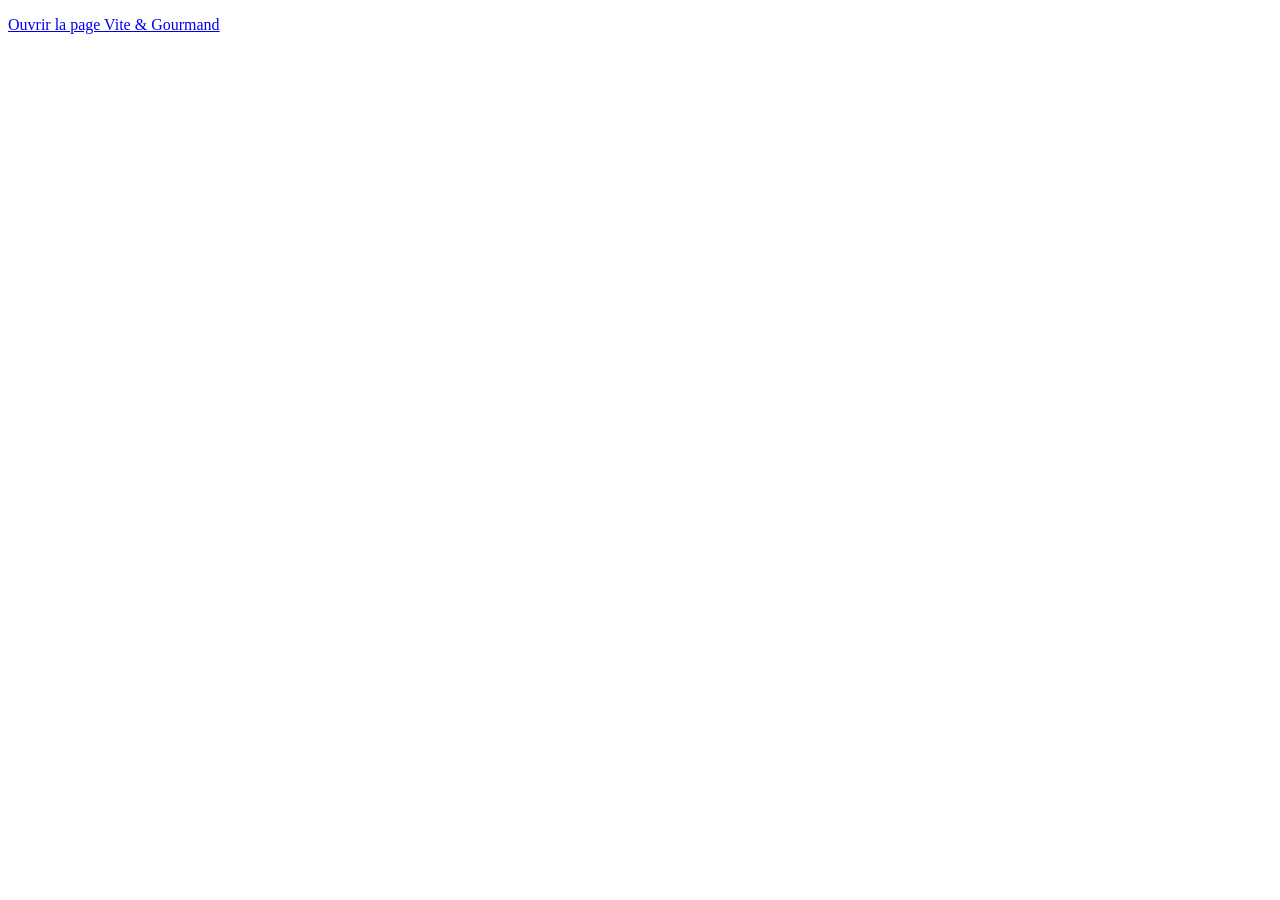
<file: site-web/index.html>
<!DOCTYPE html>
<html lang="fr">
<head>
    <meta charset="UTF-8">
    <meta name="viewport" content="width=device-width, initial-scale=1.0">
    <title>Vite &amp; Gourmand</title>
    <meta http-equiv="refresh" content="0;url=index.php">
</head>
<body>
    <p><a href="index.php">Ouvrir la page Vite &amp; Gourmand</a></p>

</body>
</html>
</file>
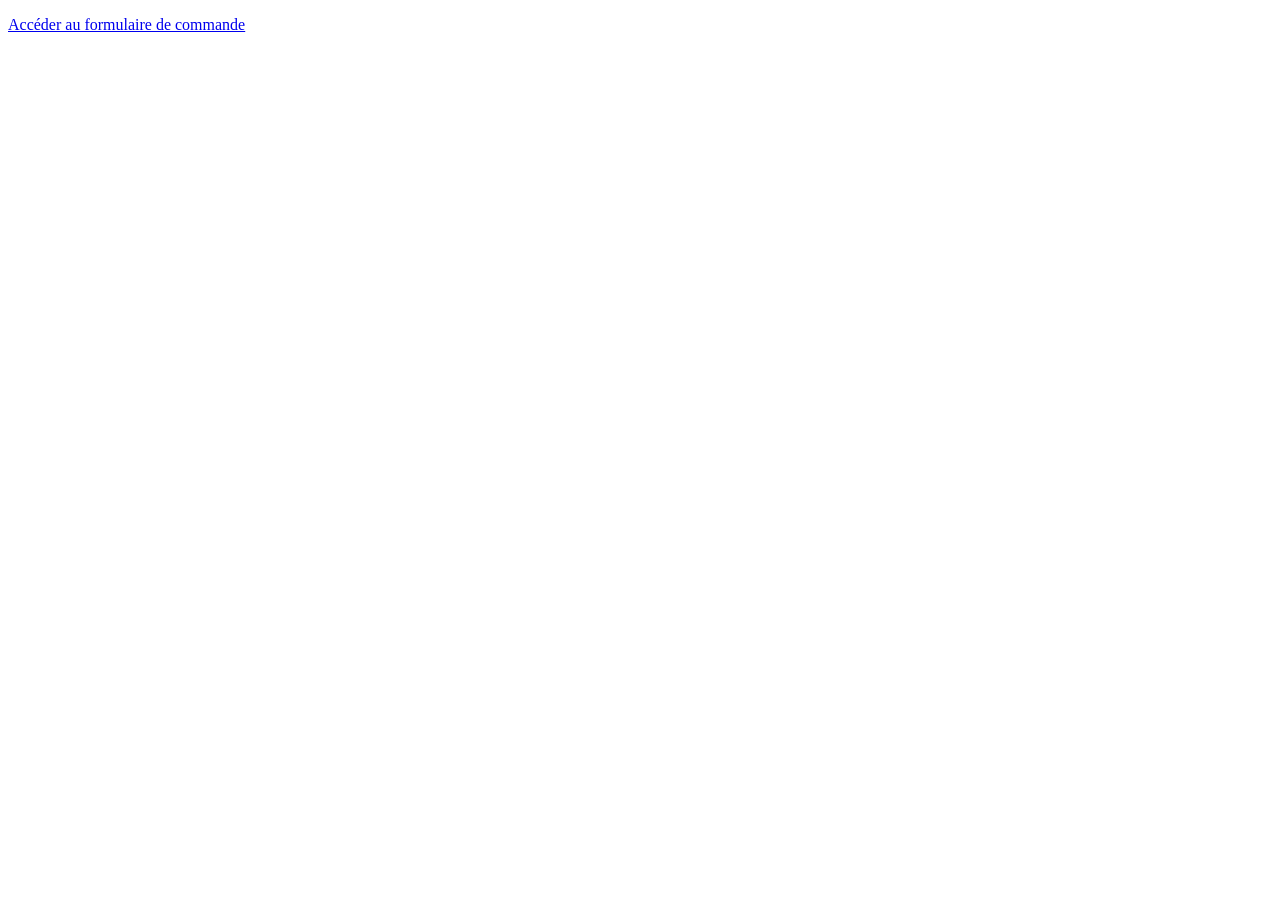
<file: site-web/commande.html>
<!DOCTYPE html>
<html lang="fr">
<head>
    <meta charset="UTF-8">
    <meta name="viewport" content="width=device-width, initial-scale=1.0">
    <meta http-equiv="refresh" content="0;url=commande.php">
    <title>Commande - Vite &amp; Gourmand</title>
</head>
<body>
    <p><a href="commande.php">Accéder au formulaire de commande</a></p>
</body>
</html>
</file>
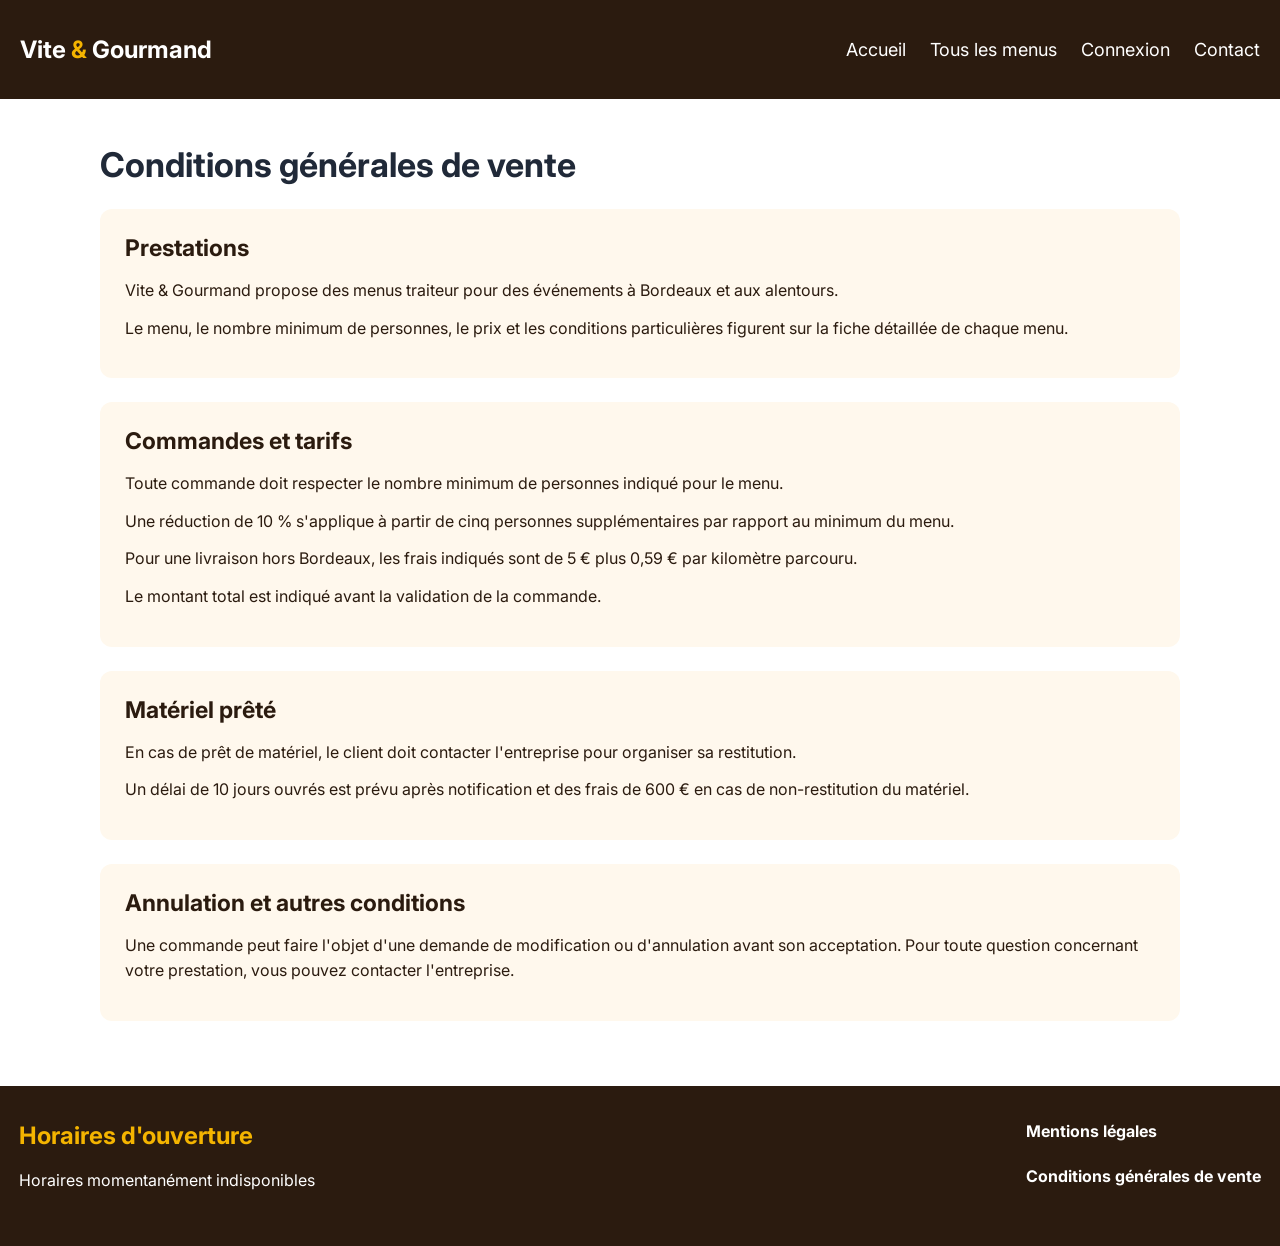
<file: site-web/conditions-generales-de-vente.html>
<!DOCTYPE html>
<html lang="fr">

<head>
    <meta charset="UTF-8">
    <meta name="viewport" content="width=device-width, initial-scale=1.0">

    <title>Conditions générales de vente - Vite & Gourmand</title>

    <link rel="stylesheet"
          href="https://fonts.googleapis.com/css2?family=Inter:wght@400;500;700">

    <link rel="stylesheet" href="./assets/css/style.css">
    <link rel="stylesheet" href="./assets/css/gestion.css">
    <link rel="stylesheet" href="./assets/css/front-finitions.css">
</head>

<body class="page-legale">

    <a class="lien-evitement" href="#contenu-principal">Aller au contenu principal</a>

    <header>
        <a href="index.php">
            Vite <span class="texte-dore">&amp;</span> Gourmand
        </a>

        <nav class="navigation-pc" aria-label="Navigation principale">
            <ul>
                <li><a href="index.php">Accueil</a></li>
                <li><a href="menus.php">Tous les menus</a></li>
                <li><a href="connexion.php">Connexion</a></li>
                <li><a href="contact.php">Contact</a></li>
            </ul>
        </nav>

        <details class="menu-mobile">
            <summary>☰ Menu</summary>

            <nav aria-label="Navigation mobile">
                <ul>
                    <li><a href="index.php">Accueil</a></li>
                    <li><a href="menus.php">Tous les menus</a></li>
                    <li><a href="connexion.php">Connexion</a></li>
                    <li><a href="contact.php">Contact</a></li>
                </ul>
            </nav>
        </details>
    </header>

    <main id="contenu-principal">

        <h1>Conditions générales de vente</h1>

        <section>
            <h2>Prestations</h2>

            <p>
                Vite &amp; Gourmand propose des menus traiteur
                pour des événements à Bordeaux
                et aux alentours.
            </p>

            <p>
                Le menu, le nombre minimum de personnes,
                le prix et les conditions particulières
                figurent sur la fiche détaillée
                de chaque menu.
            </p>
        </section>

        <section>
            <h2>Commandes et tarifs</h2>

            <p>
                Toute commande doit respecter le nombre
                minimum de personnes indiqué pour le menu.
            </p>

            <p>
                Une réduction de 10 % s'applique
                à partir de cinq personnes supplémentaires
                par rapport au minimum du menu.
            </p>

            <p>
                Pour une livraison hors Bordeaux,
                les frais indiqués sont
                de 5 € plus 0,59 € par kilomètre parcouru.
            </p>

            <p>
                Le montant total est indiqué avant la validation de la commande.
            </p>
        </section>

        <section>
            <h2>Matériel prêté</h2>

            <p>
                En cas de prêt de matériel,
                le client doit contacter l'entreprise
                pour organiser sa restitution.
            </p>

            <p>
                Un délai de 10 jours ouvrés est prévu
                après notification et des frais de 600 €
                en cas de non-restitution du matériel.
            </p>
        </section>

        <section>
            <h2>Annulation et autres conditions</h2>

            <p>
                Une commande peut faire l'objet d'une demande de
                modification ou d'annulation avant son acceptation.
                Pour toute question concernant votre prestation,
                vous pouvez contacter l'entreprise.
            </p>
        </section>

    </main>

    <footer>
        <div class="footer-contenu">

            <section>
                <h2>Horaires d'ouverture</h2>

                <ul class="horaires-pc">
                    <li>Lundi : 09h00 - 18h00</li>
                    <li>Mardi : 09h00 - 18h00</li>
                    <li>Mercredi : 09h00 - 18h00</li>
                    <li>Jeudi : 09h00 - 18h00</li>
                    <li>Vendredi : 09h00 - 18h00</li>
                    <li>Samedi : 09h00 - 17h00</li>
                    <li>Dimanche : Fermé</li>
                </ul>

                <ul class="horaires-mobile">
                    <li>Lundi au vendredi : 09h00 - 18h00</li>
                    <li>Samedi : 09h00 - 17h00</li>
                    <li>Dimanche : Fermé</li>
                </ul>
            </section>

            <div class="informations-legales">
                <p>
                    <a href="mentions-legales.html">
                        Mentions légales
                    </a>
                </p>

                <p>
                    <a href="conditions-generales-de-vente.html">
                        Conditions générales de vente
                    </a>
                </p>
            </div>

        </div>
    </footer>

    <script src="./assets/js/donnees.js"></script>
    <script src="./assets/js/commun.js"></script>
    <script src="./assets/js/horaires-public.js"></script>
</body>
</html>
</file>
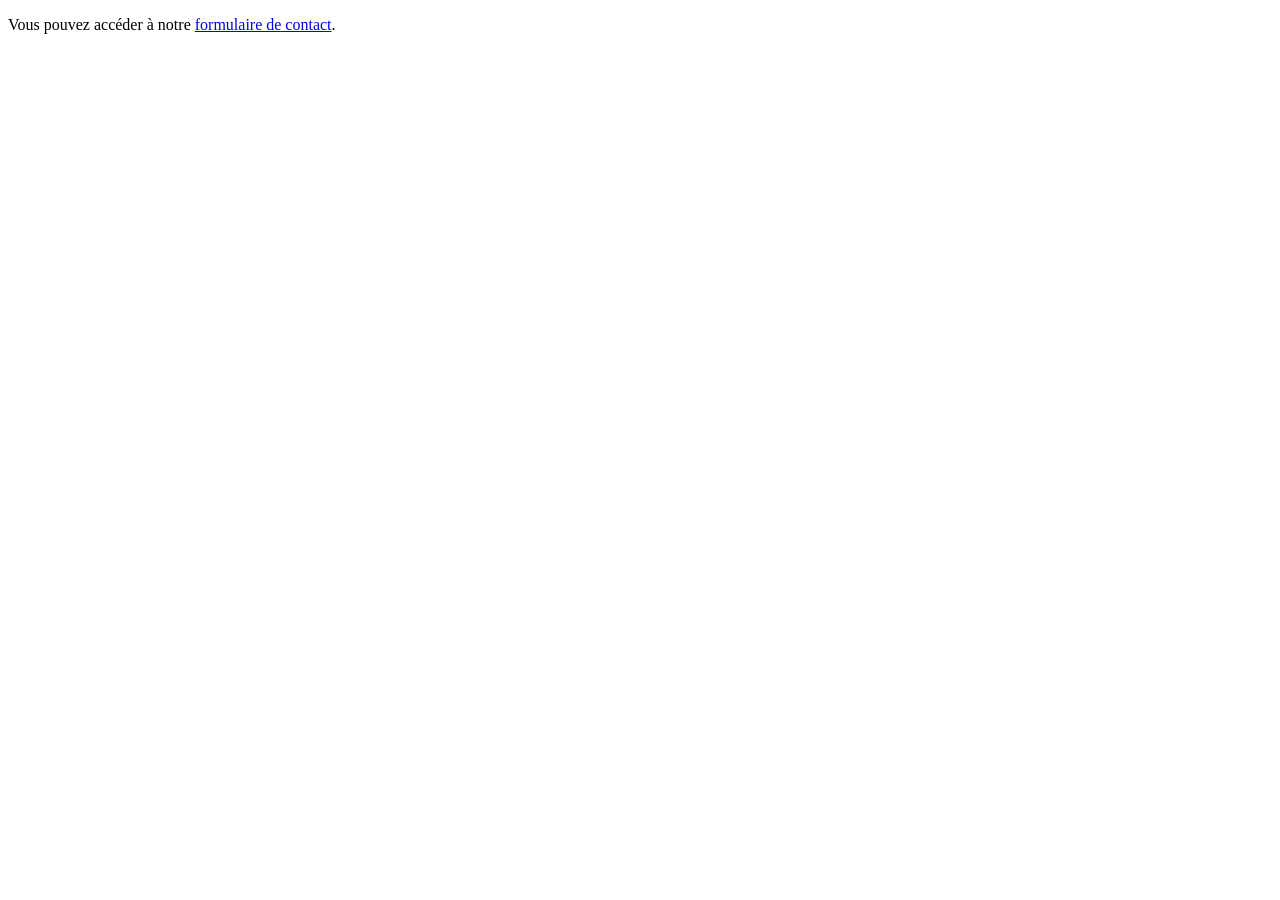
<file: site-web/contact.html>
<!DOCTYPE html>
<html lang="fr">
<head>
    <meta charset="UTF-8">
    <meta name="viewport" content="width=device-width, initial-scale=1.0">
    <meta http-equiv="refresh" content="0; url=contact.php">
    <title>Contact - Vite &amp; Gourmand</title>
</head>
<body>
    <p>Vous pouvez accéder à notre <a href="contact.php">formulaire de contact</a>.</p>
</body>
</html>
</file>
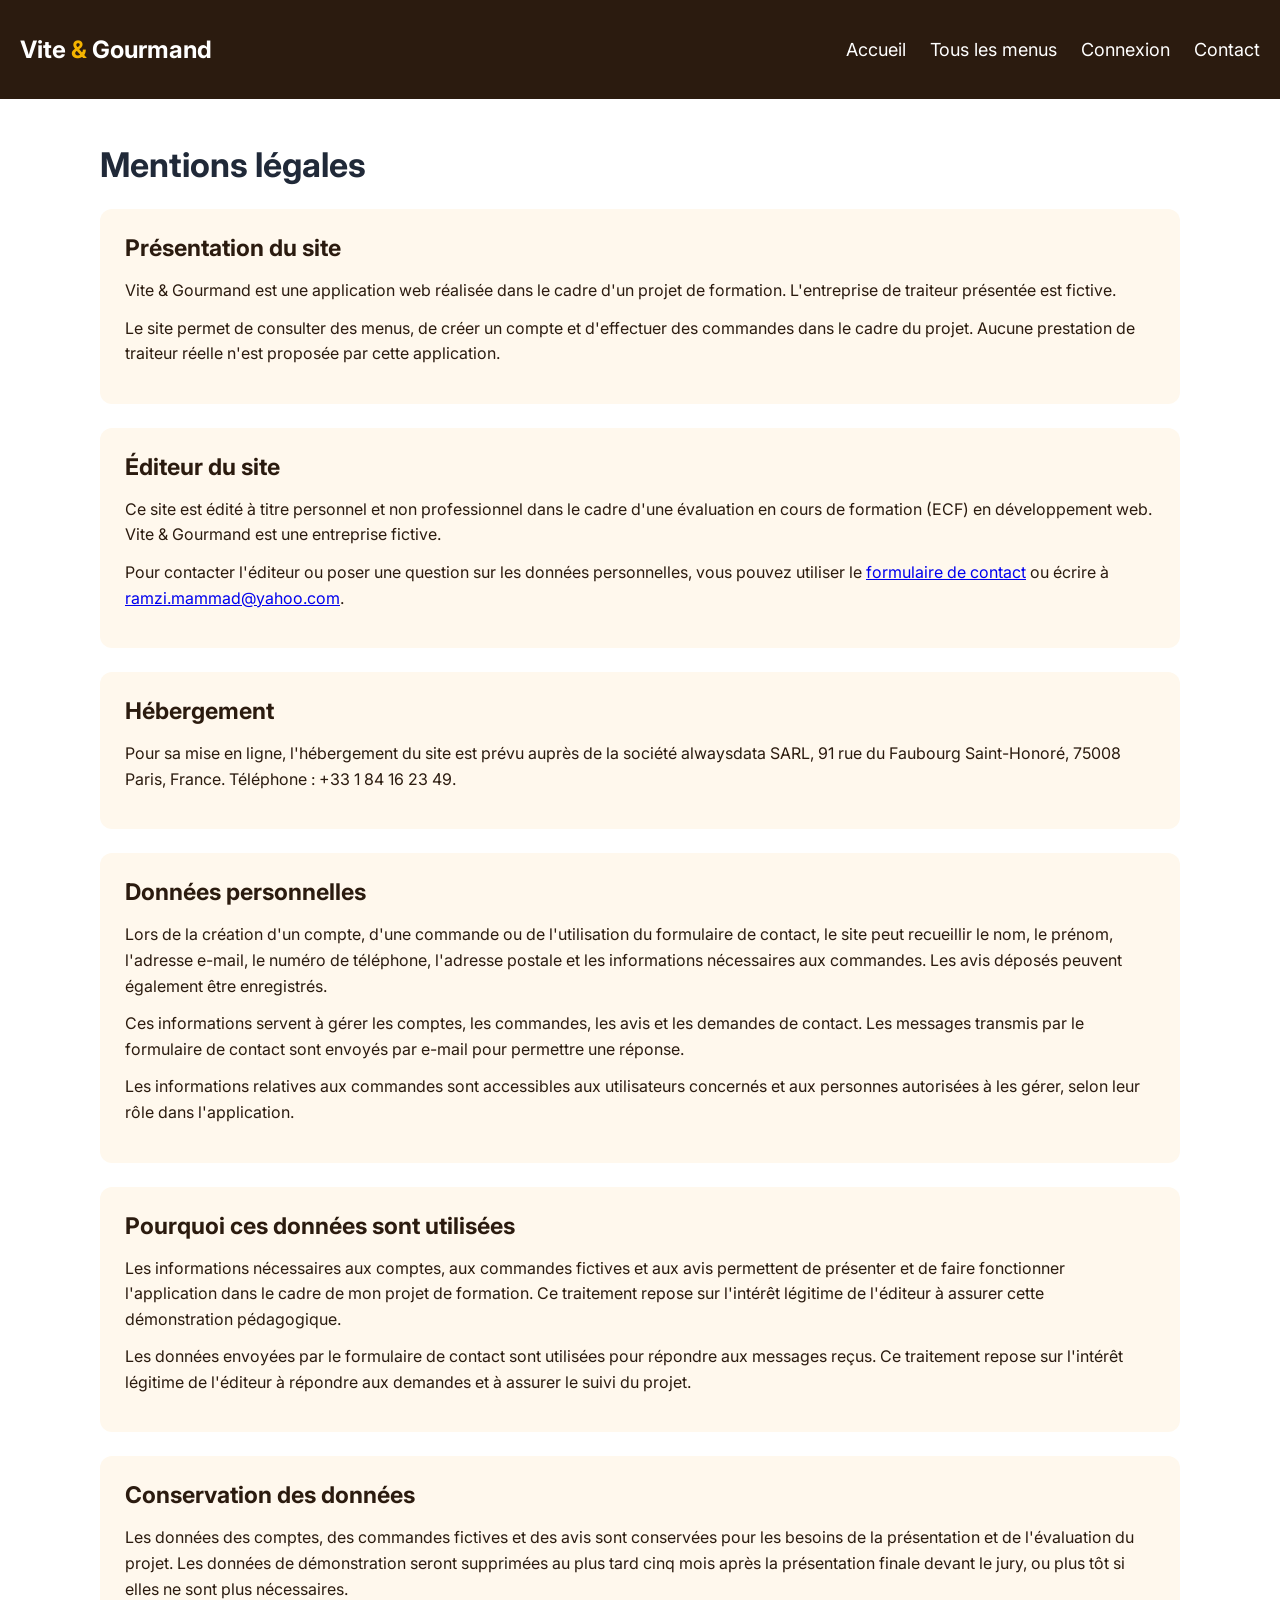
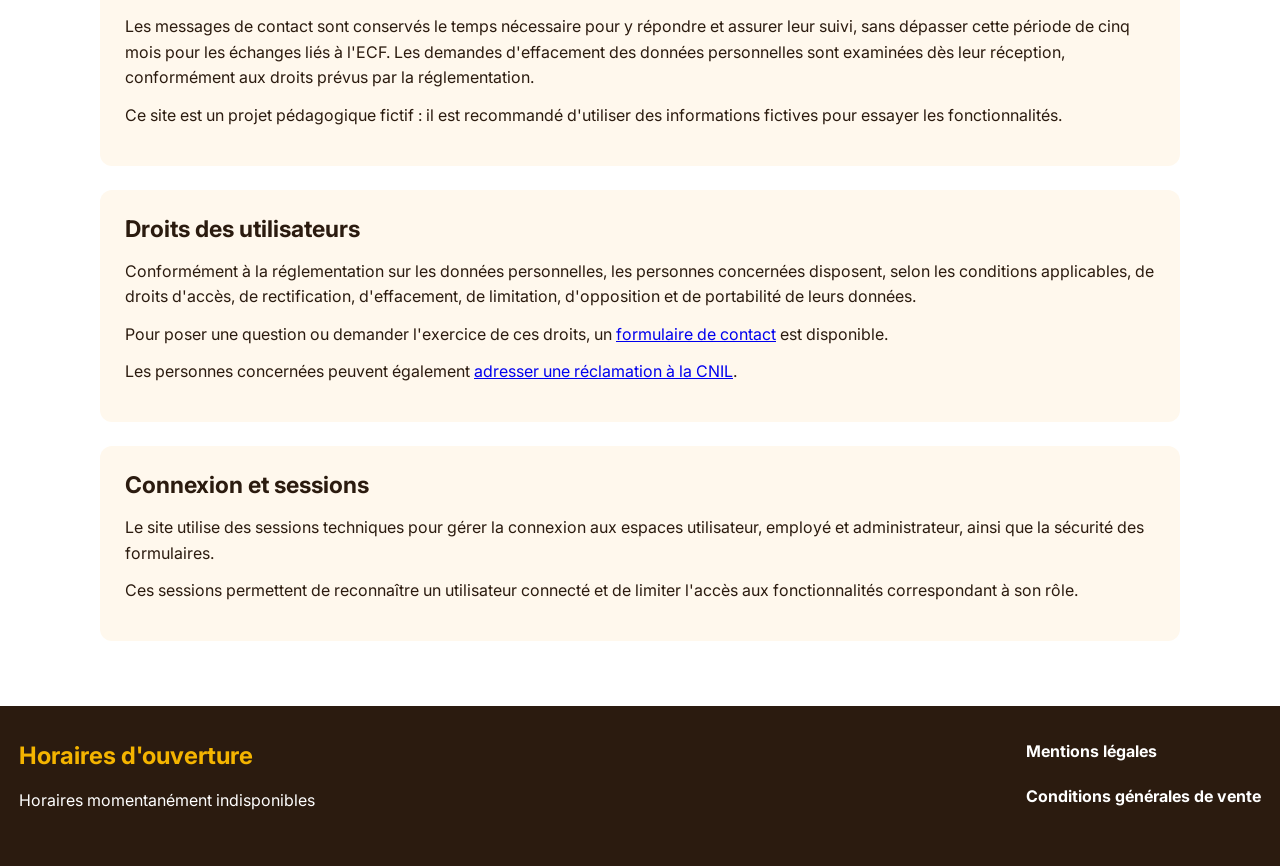
<file: site-web/mentions-legales.html>
<!DOCTYPE html>
<html lang="fr">

<head>
    <meta charset="UTF-8">
    <meta name="viewport" content="width=device-width, initial-scale=1.0">
    <meta name="description" content="Mentions légales et informations sur les données personnelles du site Vite & Gourmand.">

    <title>Mentions légales - Vite & Gourmand</title>

    <link rel="stylesheet"
          href="https://fonts.googleapis.com/css2?family=Inter:wght@400;500;700">

    <link rel="stylesheet" href="./assets/css/style.css">
    <link rel="stylesheet" href="./assets/css/gestion.css">
    <link rel="stylesheet" href="./assets/css/front-finitions.css">
</head>

<body class="page-legale">

    <a class="lien-evitement" href="#contenu-principal">Aller au contenu principal</a>

    <header>
        <a href="index.php">
            Vite <span class="texte-dore">&amp;</span> Gourmand
        </a>

        <nav class="navigation-pc" aria-label="Navigation principale">
            <ul>
                <li><a href="index.php">Accueil</a></li>
                <li><a href="menus.php">Tous les menus</a></li>
                <li><a href="connexion.php">Connexion</a></li>
                <li><a href="contact.php">Contact</a></li>
            </ul>
        </nav>

        <details class="menu-mobile">
            <summary>☰ Menu</summary>

            <nav aria-label="Navigation mobile">
                <ul>
                    <li><a href="index.php">Accueil</a></li>
                    <li><a href="menus.php">Tous les menus</a></li>
                    <li><a href="connexion.php">Connexion</a></li>
                    <li><a href="contact.php">Contact</a></li>
                </ul>
            </nav>
        </details>
    </header>

    <main id="contenu-principal">

        <h1>Mentions légales</h1>

        <section>
            <h2>Présentation du site</h2>

            <p>
                Vite &amp; Gourmand est une application web réalisée
                dans le cadre d'un projet de formation. L'entreprise
                de traiteur présentée est fictive.
            </p>

            <p>
                Le site permet de consulter des menus, de créer un compte
                et d'effectuer des commandes dans le cadre du projet.
                Aucune prestation de traiteur réelle n'est proposée
                par cette application.
            </p>
        </section>

        <section>
            <h2>Éditeur du site</h2>

            <p>
                Ce site est édité à titre personnel et non professionnel
                dans le cadre d'une évaluation en cours de formation (ECF)
                en développement web. Vite &amp; Gourmand est une entreprise fictive.
            </p>

            <p>
                Pour contacter l'éditeur ou poser une question sur les données
                personnelles, vous pouvez utiliser le
                <a href="contact.php">formulaire de contact</a>
                ou écrire à
                <a href="mailto:ramzi.mammad@yahoo.com">ramzi.mammad@yahoo.com</a>.
            </p>
        </section>

        <section>
            <h2>Hébergement</h2>

            <p>
                Pour sa mise en ligne, l'hébergement du site est prévu
                auprès de la société alwaysdata SARL,
                91 rue du Faubourg Saint-Honoré, 75008 Paris, France.
                Téléphone : +33 1 84 16 23 49.
            </p>
        </section>

        <section>
            <h2>Données personnelles</h2>

            <p>
                Lors de la création d'un compte, d'une commande ou
                de l'utilisation du formulaire de contact, le site
                peut recueillir le nom, le prénom, l'adresse e-mail,
                le numéro de téléphone, l'adresse postale et les
                informations nécessaires aux commandes. Les avis
                déposés peuvent également être enregistrés.
            </p>

            <p>
                Ces informations servent à gérer les comptes,
                les commandes, les avis et les demandes de contact.
                Les messages transmis par le formulaire de contact
                sont envoyés par e-mail pour permettre une réponse.
            </p>

            <p>
                Les informations relatives aux commandes sont accessibles
                aux utilisateurs concernés et aux personnes autorisées
                à les gérer, selon leur rôle dans l'application.
            </p>
        </section>

        <section>
            <h2>Pourquoi ces données sont utilisées</h2>

            <p>
                Les informations nécessaires aux comptes, aux commandes
                fictives et aux avis permettent de présenter et de faire
                fonctionner l'application dans le cadre de mon projet
                de formation. Ce traitement repose sur l'intérêt légitime
                de l'éditeur à assurer cette démonstration pédagogique.
            </p>

            <p>
                Les données envoyées par le formulaire de contact sont
                utilisées pour répondre aux messages reçus. Ce traitement
                repose sur l'intérêt légitime de l'éditeur à répondre
                aux demandes et à assurer le suivi du projet.
            </p>
        </section>

        <section>
            <h2>Conservation des données</h2>

            <p>
                Les données des comptes, des commandes fictives et des avis
                sont conservées pour les besoins de la présentation et de
                l'évaluation du projet. Les données de démonstration seront
                supprimées au plus tard cinq mois après la présentation
                finale devant le jury, ou plus tôt si elles ne sont plus
                nécessaires.
            </p>

            <p>
                Les messages de contact sont conservés le temps nécessaire
                pour y répondre et assurer leur suivi, sans dépasser cette
                période de cinq mois pour les échanges liés à l'ECF.
                Les demandes d'effacement des données personnelles sont
                examinées dès leur réception, conformément aux droits
                prévus par la réglementation.
            </p>

            <p>
                Ce site est un projet pédagogique fictif : il est recommandé
                d'utiliser des informations fictives pour essayer les
                fonctionnalités.
            </p>
        </section>

        <section>
            <h2>Droits des utilisateurs</h2>

            <p>
                Conformément à la réglementation sur les données
                personnelles, les personnes concernées disposent,
                selon les conditions applicables, de droits d'accès,
                de rectification, d'effacement, de limitation,
                d'opposition et de portabilité de leurs données.
            </p>

            <p>
                Pour poser une question ou demander l'exercice
                de ces droits, un <a href="contact.php">formulaire de contact</a>
                est disponible.
            </p>

            <p>
                Les personnes concernées peuvent également
                <a href="https://www.cnil.fr/fr/plaintes">adresser une réclamation à la CNIL</a>.
            </p>
        </section>

        <section>
            <h2>Connexion et sessions</h2>

            <p>
                Le site utilise des sessions techniques pour gérer
                la connexion aux espaces utilisateur, employé
                et administrateur, ainsi que la sécurité des formulaires.
            </p>

            <p>
                Ces sessions permettent de reconnaître un utilisateur
                connecté et de limiter l'accès aux fonctionnalités
                correspondant à son rôle.
            </p>
        </section>

    </main>

    <footer>
        <div class="footer-contenu">

            <section>
                <h2>Horaires d'ouverture</h2>

                <ul class="horaires-pc">
                    <li>Lundi : 09h00 - 18h00</li>
                    <li>Mardi : 09h00 - 18h00</li>
                    <li>Mercredi : 09h00 - 18h00</li>
                    <li>Jeudi : 09h00 - 18h00</li>
                    <li>Vendredi : 09h00 - 18h00</li>
                    <li>Samedi : 09h00 - 17h00</li>
                    <li>Dimanche : Fermé</li>
                </ul>

                <ul class="horaires-mobile">
                    <li>Lundi au vendredi : 09h00 - 18h00</li>
                    <li>Samedi : 09h00 - 17h00</li>
                    <li>Dimanche : Fermé</li>
                </ul>
            </section>

            <div class="informations-legales">
                <p>
                    <a href="mentions-legales.html">
                        Mentions légales
                    </a>
                </p>

                <p>
                    <a href="conditions-generales-de-vente.html">
                        Conditions générales de vente
                    </a>
                </p>
            </div>

        </div>
    </footer>

    <script src="./assets/js/donnees.js"></script>
    <script src="./assets/js/commun.js"></script>
    <script src="./assets/js/horaires-public.js"></script>
</body>
</html>
</file>
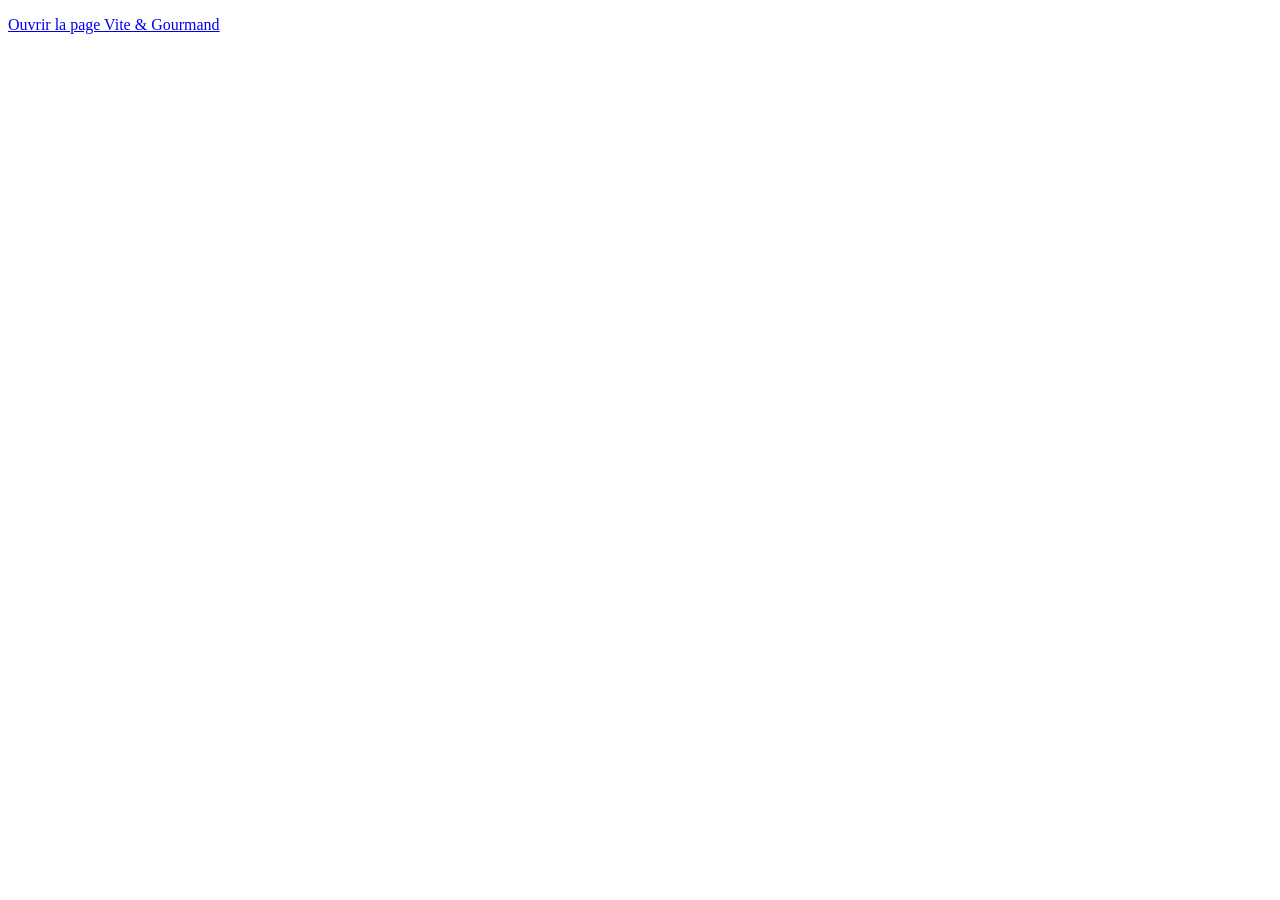
<file: site-web/menus.html>
<!DOCTYPE html>
<html lang="fr">
<head>
    <meta charset="UTF-8">
    <meta name="viewport" content="width=device-width, initial-scale=1.0">
    <title>Vite &amp; Gourmand</title>
    <meta http-equiv="refresh" content="0;url=menus.php">
</head>
<body>
    <p><a href="menus.php">Ouvrir la page Vite &amp; Gourmand</a></p>

</body>
</html>
</file>
<file: site-web/assets/css/style.css>
* {
    margin: 0;
    padding: 0;
    box-sizing: border-box;
}

body {
    font-family: "Inter", Arial, sans-serif;
    color: #2B1B0F;
}

header {
    background-color: #2B1B0F;
    display: flex;
    justify-content: space-between;
    align-items: center;
    padding: 35px 20px;
}

header a {
    color: #FFFFFF;
    text-decoration: none;
}

header > a {
    font-size: 24px;
    font-weight: bold;
}

header nav ul {
    display: flex;
    list-style: none;
    gap: 24px;
}

header nav a {
    font-size: 18px;
}

main {
    width: 97%;
    max-width: 1600px;
    margin: 0 auto;
}

.texte-dore {
    color: #F4B400;
}

.presentation {
    background-color: #2B1B0F;
    color: #FFFFFF;
    display: flex;
    justify-content: space-between;
    align-items: center;
    gap: 30px;
    margin: 30px 0 20px;
    padding: 30px 50px;
}

.presentation-texte {
    width: 47%;
}

.presentation-texte h1 {
    font-size: 30px;
    margin-bottom: 18px;
}

.presentation-texte p {
    font-size: 18px;
    margin-bottom: 16px;
}

.presentation-texte .sous-titre {
    font-size: 24px;
    font-weight: bold;
}

.presentation-texte .description {
    font-size: 18px;
    font-weight: bold;
}

.presentation-texte a {
    display: inline-block;
    background-color: #F4B400;
    color: #2B1B0F;
    text-decoration: none;
    padding: 14px 20px;
    font-weight: bold;
    margin-top: 25px;
}

.presentation img {
    width: 40%;
    max-width: 520px;
    aspect-ratio: 4 / 3;
    object-fit: cover;
}

.savoir-faire {
    background-color: #FFF8ED;
    margin: 0 0 20px;
    padding: 20px 30px 60px;
}

.savoir-faire h2 {
    color: #2B1B0F;
    font-size: 48px;
    text-align: center;
    margin-bottom: 30px;
}

.savoir-faire-liste {
    display: flex;
    list-style: none;
}

.savoir-faire-liste li {
    width: 33.33%;
    text-align: center;
    font-size: 18px;
    font-weight: bold;
    padding: 20px 10px;
}

.savoir-faire-liste img {
    width: 55px;
    height: auto;
}

.savoir-faire-liste .separateur {
    border-left: 1px solid #E0E0E0;
}

.avis-clients {
    margin: 20px 0 50px;
}

.avis-clients h2 {
    color: #2B1B0F;
    font-size: 40px;
    text-align: center;
    margin-bottom: 30px;
}

.liste-avis {
    display: flex;
    justify-content: space-between;
}

.avis {
    background-color: #FFF8ED;
    width: 43%;
    padding: 35px 45px;
}

.avis p {
    font-size: 18px;
    font-weight: bold;
}

.avis blockquote {
    margin-top: 12px;
}

footer {
    background-color: #2B1B0F;
    color: #FFFFFF;
    padding: 35px 0;
}

.footer-contenu {
    width: 97%;
    max-width: 1600px;
    margin: 0 auto;
    display: flex;
    justify-content: space-between;
    align-items: flex-start;
    gap: 30px;
}

footer h2 {
    color: #F4B400;
    font-size: 24px;
    margin-bottom: 20px;
}

footer ul {
    list-style: none;
}

footer li {
    margin-bottom: 4px;
}

footer a {
    color: #FFFFFF;
    text-decoration: none;
    font-weight: bold;
}

.informations-legales p {
    margin-bottom: 25px;
}

.page-accueil header .menu-mobile,
.page-accueil .horaires-mobile {
    display: none;
}

.page-accueil .presentation img.fond-presentation-mobile {
    display: none;
}

.page-accueil .photo-buffet-mobile {
    display: none;
}

/* Version mobile ou tablette */
@media screen and (max-width: 768px) {

    .page-accueil header {
        width: 94%;
        margin: 14px auto 0;
        padding: 22px 14px;
        border-radius: 16px;
        position: relative;
    }

    .page-accueil header > a {
        font-size: 22px;
    }

    .page-accueil header .navigation-pc {
        display: none;
    }

    .page-accueil header .menu-mobile {
        display: block;
        color: #FFFFFF;
    }

    .page-accueil .menu-mobile summary {
        font-size: 17px;
        list-style: none;
        cursor: pointer;
    }

    .page-accueil .menu-mobile nav {
        position: absolute;
        top: 100%;
        right: 0;
        width: 200px;
        background-color: #2B1B0F;
        padding: 18px;
        border-radius: 12px;
    }

    .page-accueil .menu-mobile nav ul {
        flex-direction: column;
        gap: 14px;
    }

    .page-accueil main {
        width: 100%;
        max-width: none;
    }

    .page-accueil .presentation {
        display: block;
        width: 94%;
        margin: 24px auto 20px;
        padding: 24px 16px;
        border-radius: 16px;
        background-color: #2B1B0F;
        background-image: url("../images/buffet-fond.png");
        background-size: cover;
        background-position: center;
    }

    .page-accueil .presentation-texte {
        width: 100%;
        padding: 8px;
        background-color: rgba(43, 27, 15, 0.35);
        border-radius: 8px;
    }

    .page-accueil .presentation-texte h1 {
        font-size: 28px;
        margin-bottom: 14px;
    }

    .page-accueil .presentation-texte .sous-titre {
        font-size: 20px;
        font-weight: 400;
        margin-bottom: 18px;
    }

    .page-accueil .presentation-texte .description {
        font-size: 17px;
        font-weight: bold;
        margin-bottom: 20px;
    }

    .page-accueil .presentation-texte a {
        display: block;
        width: 100%;
        margin-top: 20px;
        padding: 14px 8px;
        border-radius: 14px;
        text-align: center;
        font-size: 20px;
    }

    .page-accueil .presentation img.photo-accueil-pc {
        display: none;
    }

    .page-accueil .photo-buffet-mobile {
        display: block;
        width: 94%;
        max-width: 100%;
        height: auto;
        margin: 0 auto 20px;
        border-radius: 16px;
    }

    .page-accueil .savoir-faire {
        margin: 0;
        padding: 20px 3% 30px;
    }

    .page-accueil .savoir-faire h2 {
        color: #000000;
        font-size: 32px;
        text-align: left;
        margin-bottom: 18px;
    }

    .page-accueil .savoir-faire-liste {
        flex-direction: column;
        gap: 20px;
    }

    .page-accueil .savoir-faire-liste li {
        display: flex;
        align-items: center;
        width: 100%;
        gap: 14px;
        padding: 20px 14px;
        background-color: #F4F4F4;
        border-radius: 14px;
        text-align: left;
        font-size: 19px;
    }

    .page-accueil .savoir-faire-liste img {
        width: 40px;
        height: auto;
    }

    .page-accueil .savoir-faire-liste .separateur {
        border-left: none;
    }

    .page-accueil .avis-clients {
        margin: 0;
        padding: 12px 3% 30px;
        background-color: #FFF8ED;
    }

    .page-accueil .avis-clients h2 {
        color: #000000;
        font-size: 27px;
        text-align: left;
        margin-bottom: 16px;
    }

    .page-accueil .liste-avis {
        flex-direction: column;
        gap: 18px;
    }

    .page-accueil .avis {
        width: 100%;
        background-color: #F4F4F4;
        padding: 20px 16px;
        border-radius: 14px;
    }

    .page-accueil .avis p {
        font-size: 16px;
    }

    .page-accueil .horaires-pc {
        display: none;
    }

    .page-accueil .horaires-mobile {
        display: block;
    }

    .page-accueil footer {
        padding: 28px 0;
    }

    .page-accueil .footer-contenu {
        width: 86%;
        flex-direction: column;
        gap: 24px;
    }

    .page-accueil .footer-contenu section {
        width: 100%;
        padding-bottom: 24px;
        border-bottom: 1px solid #FFFFFF;
    }

    .page-accueil footer h2 {
        font-size: 22px;
        margin-bottom: 16px;
    }

    .page-accueil footer li {
        font-size: 17px;
        margin-bottom: 4px;
    }

    .page-accueil .informations-legales p {
        font-size: 17px;
        margin-bottom: 24px;
    }

    .page-accueil .informations-legales a {
        font-weight: 400;
    }

}
</file>
<file: site-web/assets/css/gestion.css>
/* Gestion */

.page-legale main,
.page-administration main {
    width: 92%;
    max-width: 1080px;
    margin: 45px auto 65px;
}

.page-legale main h1,
.page-administration main h1 {
    color: #202938;
    font-size: 34px;
    margin-bottom: 24px;
}

.page-legale main section,
.bloc-administration {
    background: #FFF8ED;
    padding: 25px;
    margin-bottom: 24px;
    border-radius: 12px;
}

.page-legale main section h2,
.bloc-administration h2 {
    font-size: 23px;
    margin-bottom: 16px;
}

.page-legale main section p {
    margin-bottom: 12px;
    line-height: 1.6;
}

.grille-gestion {
    display: flex;
    flex-direction: column;
    gap: 14px;
}

.grille-gestion label {
    display: flex;
    flex-direction: column;
    gap: 8px;
    font-size: 16px;
}

.grille-gestion input:not([type="checkbox"]),
.grille-gestion textarea,
.grille-gestion select,
.bloc-administration input,
.bloc-administration select {
    width: 100%;
    padding: 11px;
    border: 1px solid #888;
    border-radius: 5px;
    background: white;
    font: inherit;
}

.grille-gestion .case-gestion {
    flex-direction: row;
    align-items: center;
}

.bouton-secondaire-gestion {
    padding: 11px 16px;
    margin-left: 8px;
    border: 1px solid #765;
    background: white;
    color: #2B1B0F;
    border-radius: 8px;
    cursor: pointer;
}

.lien-gestion {
    display: inline-block;
    padding: 12px 16px;
    color: #2B1B0F;
    background: #F4B400;
    border-radius: 8px;
    font-weight: bold;
    text-decoration: none;
}

.lien-gestion:hover {
    background: #E4A700;
}

.bouton-administration {
    padding: 12px 20px;
    background: #F4B400;
    border: none;
    border-radius: 8px;
    cursor: pointer;
    font-weight: bold;
}

.message-administration {
    margin-top: 12px;
}

.liste-employes article {
    padding: 14px;
    background: #fff;
    margin-top: 10px;
    border: 1px solid #eadfce;
    border-radius: 8px;
}

.graphique-ligne {
    display: flex;
    gap: 12px;
    align-items: center;
    margin: 12px 0;
}

.graphique-ligne strong {
    width: 135px;
}

.barre-fond {
    flex: 1;
    background: #f1e7d7;
    border-radius: 6px;
}

.barre-valeur {
    height: 26px;
    background: #F4B400;
    border-radius: 6px;
}

.page-legale .menu-mobile,
.page-administration .menu-mobile,
.page-legale .horaires-mobile,
.page-administration .horaires-mobile {
    display: none;
}

/* Version mobile ou tablette */
@media screen and (max-width: 768px) {

    .page-legale header,
    .page-administration header {
        width: 94%;
        margin: 14px auto 0;
        padding: 22px 14px;
        border-radius: 16px;
        position: relative;
    }

    .page-legale .navigation-pc,
    .page-administration .navigation-pc,
    .page-legale .horaires-pc,
    .page-administration .horaires-pc {
        display: none;
    }

    .page-legale .menu-mobile,
    .page-administration .menu-mobile,
    .page-legale .horaires-mobile,
    .page-administration .horaires-mobile {
        display: block;
    }

    .page-legale .menu-mobile,
    .page-administration .menu-mobile {
        color: white;
    }

    .page-legale .menu-mobile summary,
    .page-administration .menu-mobile summary {
        list-style: none;
        cursor: pointer;
    }

    .page-legale .menu-mobile nav,
    .page-administration .menu-mobile nav {
        position: absolute;
        top: 100%;
        right: 0;
        background: #2B1B0F;
        padding: 18px;
        border-radius: 12px;
        z-index: 10;
    }

    .page-legale .menu-mobile nav ul,
    .page-administration .menu-mobile nav ul {
        flex-direction: column;
        gap: 14px;
        list-style: none;
    }

    .page-legale .footer-contenu,
    .page-administration .footer-contenu {
        flex-direction: column;
        gap: 24px;
    }

    .page-legale .footer-contenu section,
    .page-administration .footer-contenu section {
        padding-bottom: 20px;
        border-bottom: 1px solid white;
    }

    .page-legale main,
    .page-administration main {
        width: 94%;
        margin: 25px auto;
    }

    .graphique-ligne {
        flex-direction: column;
        align-items: stretch;
    }
}

.espacement-gestion { margin-top: 28px; border-top: 1px solid #eadfce; padding-top: 20px; }
.bloc-administration fieldset { border: 1px solid #d8cbb9; border-radius: 8px; padding: 12px; }
.bloc-administration fieldset .case-gestion { display: flex; flex-direction: row; gap: 9px; margin: 8px 0; }
.bloc-administration .bouton-secondaire-gestion { margin-left: 0; }

/* Administration : employés et statistiques */
.sous-titre-administration { margin: 28px 0 12px; }
.employe-administration { display: flex; gap: 12px; justify-content: space-between; align-items: center; }
.employe-administration p { margin-top: 6px; }
.employe-administration .bouton-secondaire-gestion { margin-left: 0; }
.graphique-ligne { flex-wrap: wrap; }
.graphique-ligne span { min-width: 100px; text-align: right; }
.total-administration { margin: 18px 0; font-size: 20px; }
@media screen and (max-width: 650px) {
    .employe-administration { flex-direction: column; align-items: stretch; }
    .graphique-ligne strong { width: 100%; }
    .graphique-ligne span { text-align: left; }
}
</file>
<file: site-web/assets/css/front-finitions.css>
/* Petites corrections communes */

.menu-inactif {
    display: none !important;
}

.message-formulaire {
    margin-top: 14px;
    font-size: 15px;
    color: #5e3b22;
}

.page-detail-menu .galerie-photos img {
    width: 31%;
    height: 270px;
    object-fit: cover;
    border-radius: 8px;
}

/* Version mobile ou tablette */

@media screen and (max-width: 768px) {
    .page-detail-menu .galerie-photos img {
        width: 31.5%;
        height: 154px;
    }
}

[hidden] {
    display: none !important;
}

.select-commande-client {
    display: block;
    margin: 12px 0;
    padding: 8px;
    max-width: 100%;
}

#message-validation-commande {
    margin-top: 10px;
    font-weight: 500;
}

/* Accessibilité : clavier et contrastes */

.lien-evitement {
    position: absolute;
    left: 12px;
    top: -100px;
    z-index: 100;
    padding: 12px 16px;
    background-color: #FFFFFF;
    color: #2B1B0F;
    font-weight: bold;
    border: 2px solid #2B1B0F;
}

.lien-evitement:focus {
    top: 12px;
}

a:focus,
button:focus,
input:focus,
select:focus,
textarea:focus,
summary:focus {
    outline: 3px solid #946200;
    outline-offset: 3px;
}

header a:focus,
header summary:focus,
footer a:focus,
.navigation-employe a:focus,
.navigation-espace a:focus {
    outline-color: #FFDF7A;
}

.page-detail-menu .plat-menu h3 {
    color: #946200;
}
</file>
